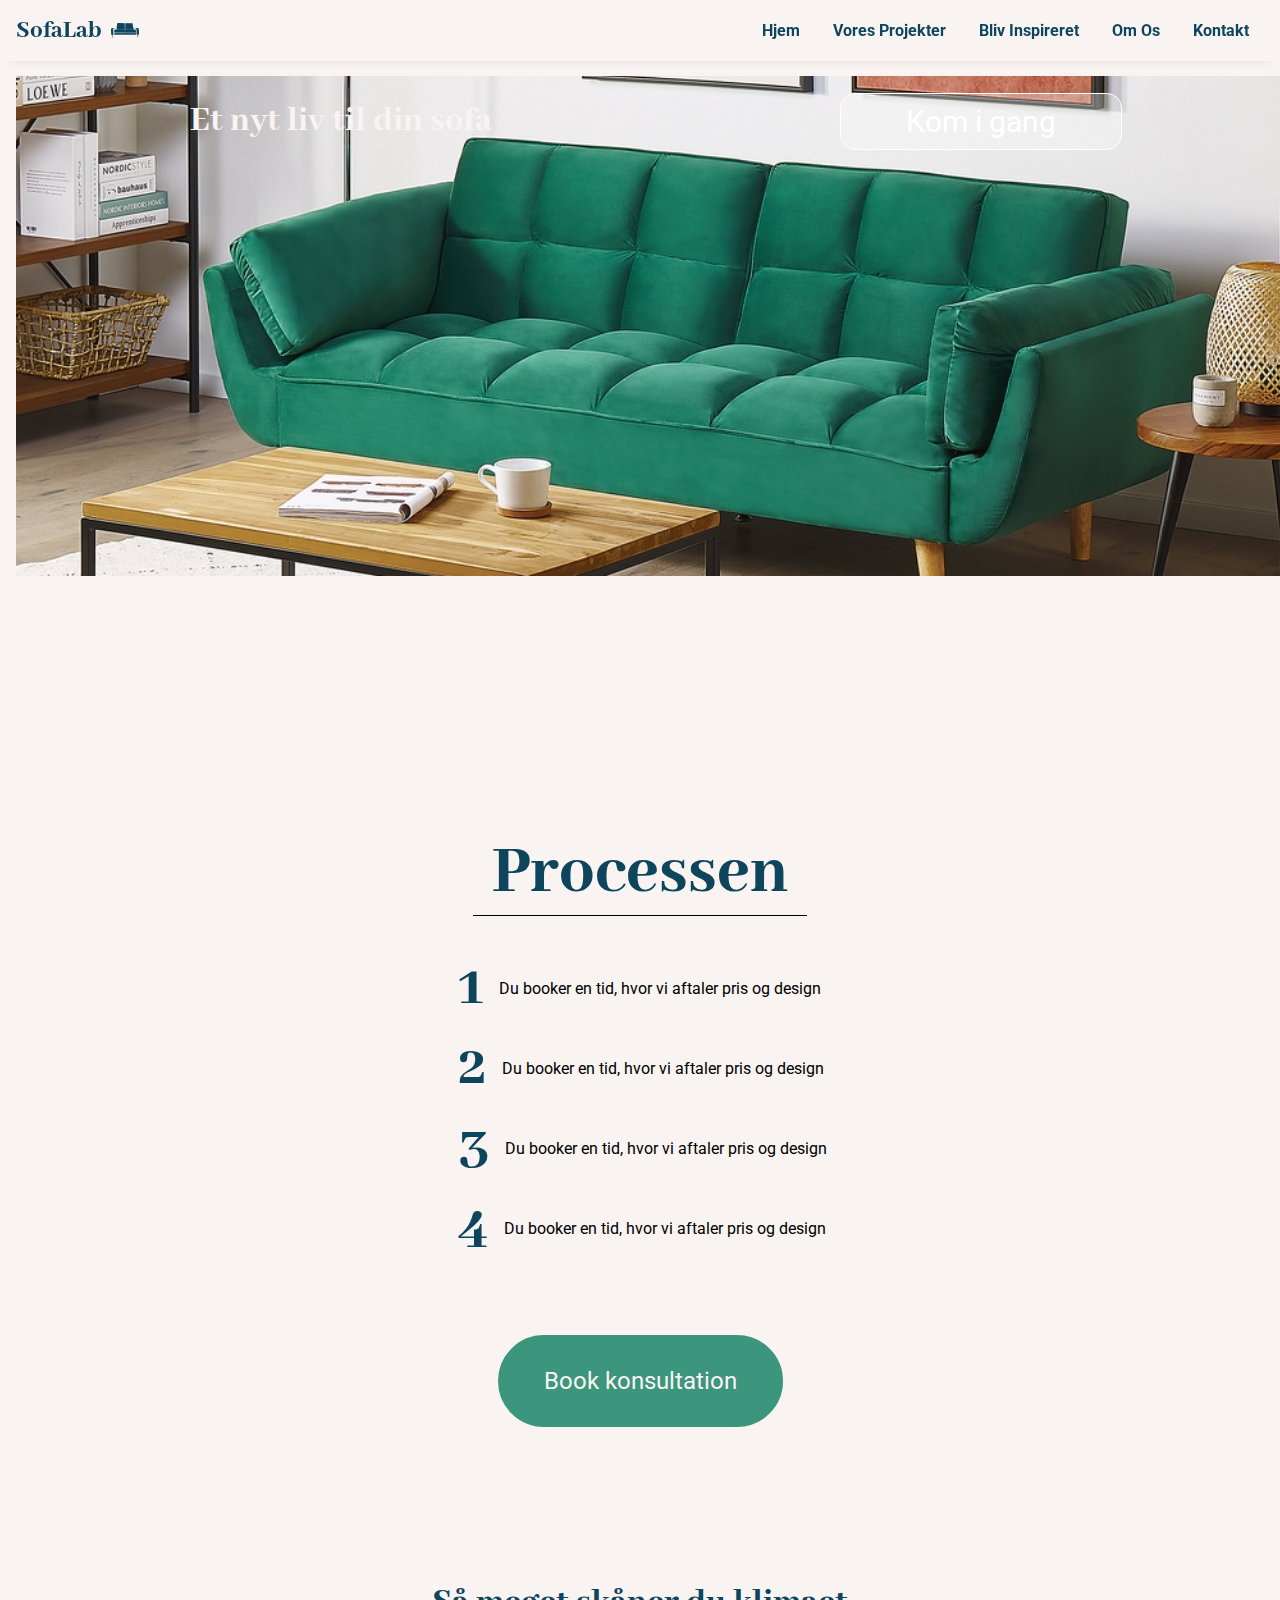
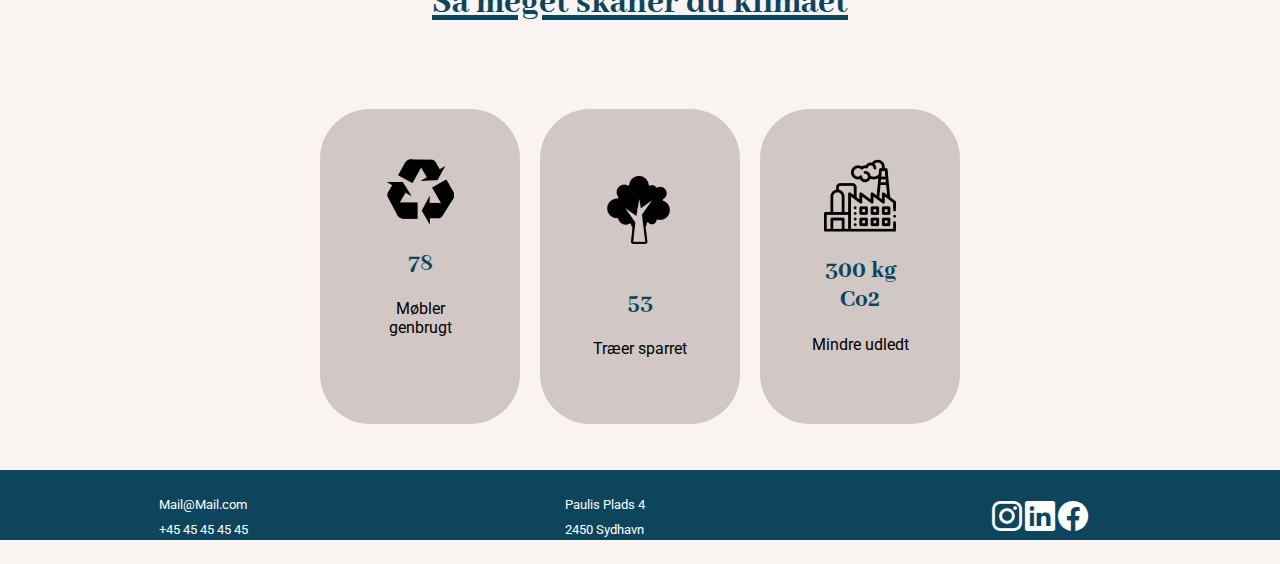
<file: index.html>
<!doctype html>
<html lang="en">
<head>
    <meta charset="UTF-8">
    <meta name="viewport"
          content="width=device-width, user-scalable=no, initial-scale=1.0, maximum-scale=1.0, minimum-scale=1.0">
    <meta http-equiv="X-UA-Compatible" content="ie=edge">
    <link rel="preconnect" href="https://fonts.gstatic.com" />
    <title>SofaLab</title>

    <link rel="preconnect" href="https://fonts.googleapis.com">
    <link rel="preconnect" href="https://fonts.gstatic.com" crossorigin>
    <link href="https://fonts.googleapis.com/css2?family=Roboto&display=swap" rel="stylesheet">
    <link rel="stylesheet" href="https://cdn.jsdelivr.net/npm/bootstrap-icons@1.11.1/font/bootstrap-icons.css">
    <link href="styles.css" rel="stylesheet">
</head>

<body>
<header>
    <div class="container">
        <a href="index.html" class="logoLink">SofaLab</a>
        <img class="sofalogoimg"src="images/sofalogo.png" alt="sofalogo">
        <nav class="desktop-nav">
            <a class="nav-link" href="index.html">Hjem</a>
            <a class="nav-link" href="voresprojekter.html">Vores Projekter</a>
            <a class="nav-link" href="bliveinspireret.html">Bliv Inspireret</a>
            <a class="nav-link" href="omos.html">Om Os</a>
            <a class="nav-link" href="kontakt.html">Kontakt</a>
        </nav>
        <button class="hamburger">
            <div class="bar"></div>
        </button>
    </div>
</header>
<nav class="mobile-nav">
    <a href="index.html">Hjem</a>
    <a href="voresprojekter.html">Vores Projekter</a>
    <a href="bliveinspireret.html">Bliv Inspireret</a>
    <a href="omos.html">Om Os</a>
    <a href="kontakt.html">Kontakt</a>
</nav>

<main> <!--Herunder legger du til elementer-->
    <section class="hero-section">
        <div class="hero-image">
            <img src="images/greensofa.png" alt="sofa">
        </div>
        <div class="hero">
            <h1 class="hero-text">Et nyt liv til din sofa</h1>
            <a class="button" href="#">Kom i gang</a>
        </div>
    </section>

<!--    <section>
        <div>
            <h2 class="suneprocessen">Processen</h2>
        </div>
    </section>-->


    <section class="row">
        <!--<article class="columnbox">
            <div class="taltext"><h2>1</h2></div>
            <div class="taltext"><h2>2</h2></div>
            <div class="taltext"><h2>3</h2></div>
            <div class="taltext"><h2>4</h2></div>

        </article>

        <article class="columnbox">
            <div class="taltext"> <p>Du booker en tid, hvor vi aftaler pris og design</p></div>
            <div class="taltext"> <p>Vi kommer ud til dig og tager din sofa med på vores værksted og laver magi</p></div>
            <div class="taltext"> <p>Vi afleverer din ompolstrede sofa igen og sætter den op i din stue</p></div>
            <div class="taltext"> <p>Du har en ny lækker sofa i dit hjem!</p></div>
        </article>-->

        <section class="process-top-container">
            <h2 class="suneprocessen">Processen</h2>
            <div class="process-container">
                <h2 class="number">1</h2>
                <p>Du booker en tid, hvor vi aftaler pris og design</p>
            </div>
            <div class="process-container">
                <h2 class="number">2</h2>
                <p>Du booker en tid, hvor vi aftaler pris og design</p>
            </div>
            <div class="process-container">
                <h2 class="number">3</h2>
                <p>Du booker en tid, hvor vi aftaler pris og design</p>
            </div>
            <div class="process-container">
                <h2 class="number">4</h2>
                <p>Du booker en tid, hvor vi aftaler pris og design</p>
            </div>

        </section>

    </section>


    <div class="knap2">
        <button class="sunebutton2">Book konsultation</button>
    </div>
    </section>

    <section>
        <h1 class="suneoverskrift2">Så meget skåner du klimaet</h1>
        <div class="suneklima">
            <div class="sunerow">
                <img src="images/cycle.png" alt="recycle">
                <h2>78</h2>
                <p>Møbler genbrugt</p>
            </div>
            <div class="sunerow">
                <img src="images/tree.png" alt="tree">
                <h2>53</h2>
                <p>Træer sparret</p>
            </div>
            <div class="sunerow">
                <img src="images/factory.png" alt="factory">
                <h2>300 kg Co2</h2>
                <p>Mindre udledt</p>
            </div>
        </div>
    </section>
</main><!--Ikke rediger under den her-->





<footer>
    <address class="footer-content">
        <div class="column">
            <a class="footertext">Mail@Mail.com</a>
            <a class="footertext">+45 45 45 45 45</a>
        </div>
        <div class="column">
            <a class="footertext">Paulis Plads 4</a>
            <a class="footertext">2450 Sydhavn</a>
        </div>
        <div class="row">
            <a href="https://instagram.com"><i class="icons bi bi-instagram"></i></a>
            <a href="https://linkedin.com"><i class="icons bi bi-linkedin"></i></a>
            <a href="https://facebook.com"><i class="icons bi bi-facebook"></i></a>
        </div>
    </address>
</footer>

<script src="main.js"></script>
</body>
</html>
</file>
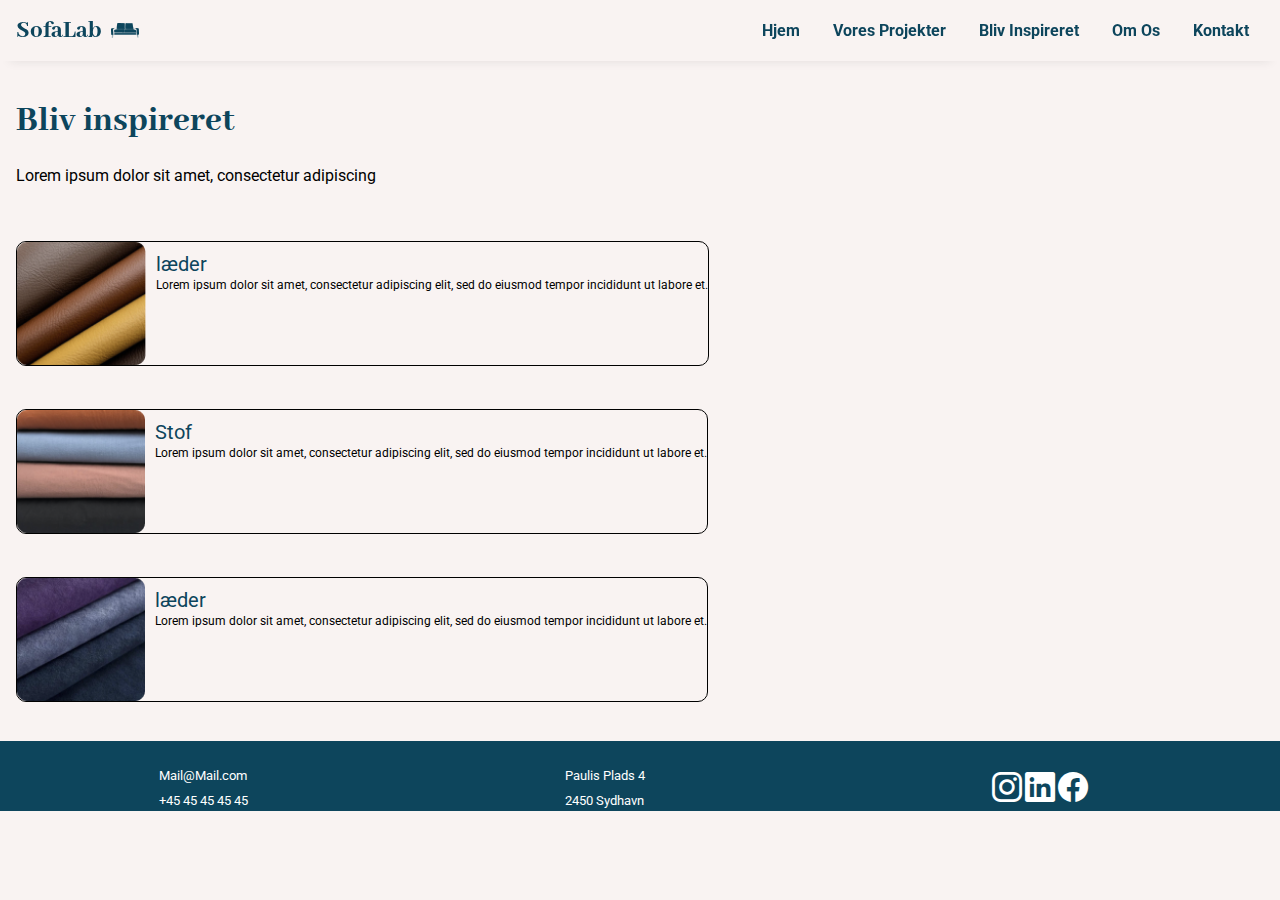
<file: bliveinspireret.html>
<!doctype html>
<html lang="en">
<head>
    <meta charset="UTF-8">
    <meta name="viewport"
          content="width=device-width, user-scalable=no, initial-scale=1.0, maximum-scale=1.0, minimum-scale=1.0">
    <meta http-equiv="X-UA-Compatible" content="ie=edge">
    <link rel="preconnect" href="https://fonts.gstatic.com" />
    <title>SofaLab</title>

    <link rel="preconnect" href="https://fonts.googleapis.com">
    <link rel="preconnect" href="https://fonts.gstatic.com" crossorigin>
    <link href="https://fonts.googleapis.com/css2?family=Roboto&display=swap" rel="stylesheet">
    <link rel="stylesheet" href="https://cdn.jsdelivr.net/npm/bootstrap-icons@1.11.1/font/bootstrap-icons.css">
    <link href="styles.css" rel="stylesheet">
</head>

<body>
<header>
    <div class="container">
        <a href="index.html" class="logoLink">SofaLab</a>
        <img class="sofalogoimg"src="images/sofalogo.png" alt="sofalogo">
        <nav class="desktop-nav">
            <a class="nav-link" href="index.html">Hjem</a>
            <a class="nav-link" href="voresprojekter.html">Vores Projekter</a>
            <a class="nav-link" href="bliveinspireret.html">Bliv Inspireret</a>
            <a class="nav-link" href="omos.html">Om Os</a>
            <a class="nav-link" href="kontakt.html">Kontakt</a>
        </nav>
        <button class="hamburger">
            <div class="bar"></div>
        </button>
    </div>
</header>
<nav class="mobile-nav">
    <a href="index.html">Hjem</a>
    <a href="voresprojekter.html">Vores Projekter</a>
    <a href="bliveinspireret.html">Bliv Inspireret</a>
    <a href="omos.html">Om Os</a>
    <a href="kontakt.html">Kontakt</a>
</nav>



<main> <!--Herunder legger du til elementer-->
    <section>
        <h1 class="sofieh1">Bliv inspireret</h1>
        <p>Lorem ipsum dolor sit amet, consectetur adipiscing </p>
        <article class="sofiearticle">
            <img src="images/leader.png" alt="">
            <div class="sofietekstboks">

                <h2 class="sofieh2">læder</h2>
                <p class="sofiep">Lorem ipsum dolor sit amet,
                    consectetur adipiscing elit,
                    sed do eiusmod tempor incididunt ut labore et.</p>
            </div>
        </article>
        <article class="sofiearticle">
            <img src="images/stof.png" alt="">
            <div class="sofietekstboks">

                <h2 class="sofieh2">Stof</h2>
                <p class="sofiep">Lorem ipsum dolor sit amet,
                    consectetur adipiscing elit,
                    sed do eiusmod tempor incididunt ut labore et.</p>
            </div>
        </article>
        <article class="sofiearticle">
            <img src="images/stof2.png" alt="">
            <div class="sofietekstboks">

                <h2 class="sofieh2">læder</h2>
                <p class="sofiep">Lorem ipsum dolor sit amet,
                    consectetur adipiscing elit,
                    sed do eiusmod tempor incididunt ut labore et.</p>
            </div>
        </article>
    </section>
</main><!--Ikke rediger under den her-->






<footer>
    <address class="footer-content">
        <div class="column">
            <a class="footertext">Mail@Mail.com</a>
            <a class="footertext">+45 45 45 45 45</a>
        </div>
        <div class="column">
            <a class="footertext">Paulis Plads 4</a>
            <a class="footertext">2450 Sydhavn</a>
        </div>
        <div class="row">
            <a href="https://instagram.com"><i class="icons bi bi-instagram"></i></a>
            <a href="https://linkedin.com"><i class="icons bi bi-linkedin"></i></a>
            <a href="https://facebook.com"><i class="icons bi bi-facebook"></i></a>
        </div>
    </address>
</footer>

<script src="main.js"></script>
</body>
</html>
</file>
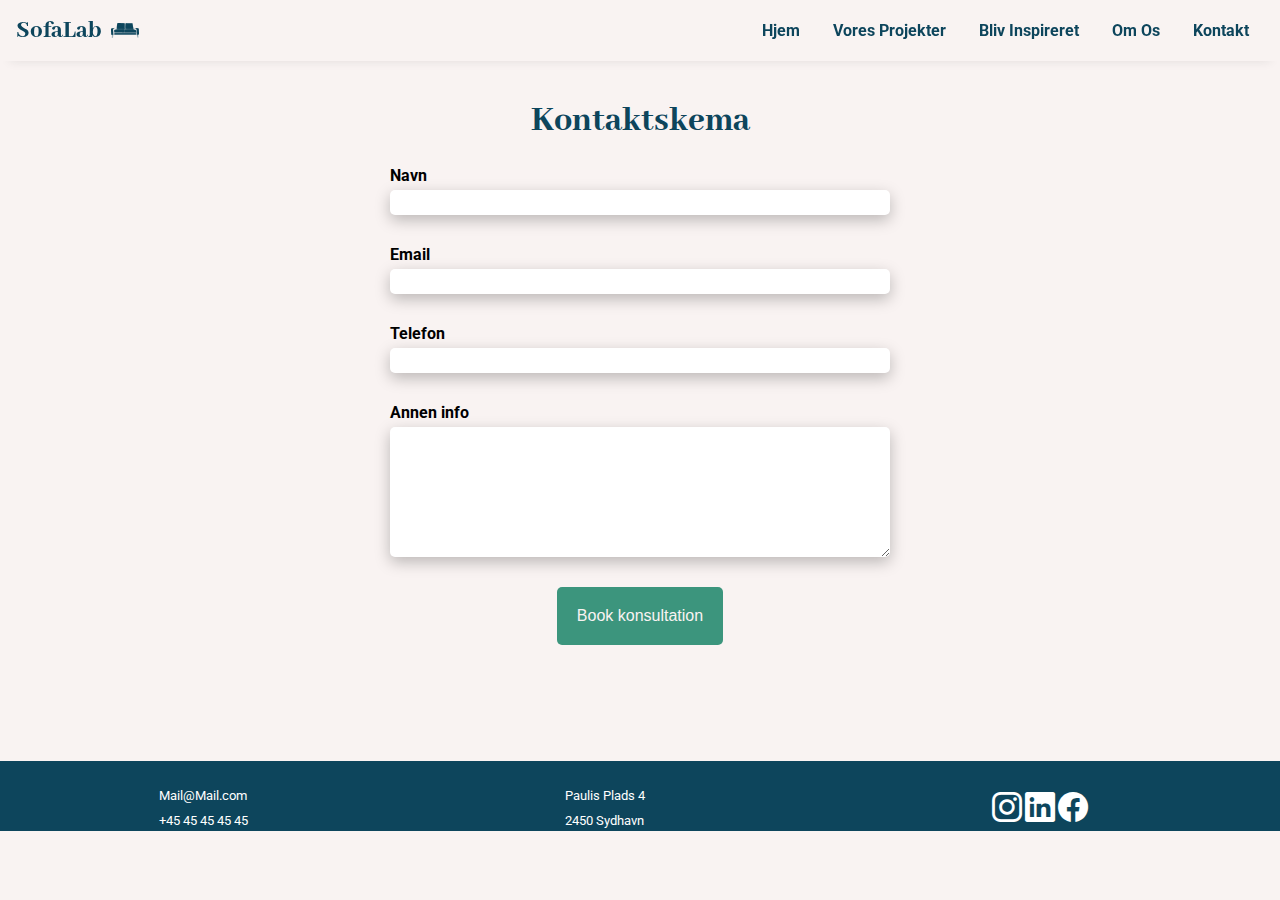
<file: kontakt.html>
<!doctype html>
<html lang="en">
<head>
    <meta charset="UTF-8">
    <meta name="viewport"
          content="width=device-width, user-scalable=no, initial-scale=1.0, maximum-scale=1.0, minimum-scale=1.0">
    <meta http-equiv="X-UA-Compatible" content="ie=edge">
    <link rel="preconnect" href="https://fonts.gstatic.com" />
    <title>SofaLab</title>

    <link rel="preconnect" href="https://fonts.googleapis.com">
    <link rel="preconnect" href="https://fonts.gstatic.com" crossorigin>
    <link href="https://fonts.googleapis.com/css2?family=Roboto&display=swap" rel="stylesheet">
    <link rel="stylesheet" href="https://cdn.jsdelivr.net/npm/bootstrap-icons@1.11.1/font/bootstrap-icons.css">
    <link href="styles.css" rel="stylesheet">
</head>

<body>
<header>
    <div class="container">
        <a href="index.html" class="logoLink">SofaLab</a>
        <img class="sofalogoimg"src="images/sofalogo.png" alt="sofalogo">
        <nav class="desktop-nav">
            <a class="nav-link" href="index.html">Hjem</a>
            <a class="nav-link" href="voresprojekter.html">Vores Projekter</a>
            <a class="nav-link" href="bliveinspireret.html">Bliv Inspireret</a>
            <a class="nav-link" href="omos.html">Om Os</a>
            <a class="nav-link" href="kontakt.html">Kontakt</a>
        </nav>
        <button class="hamburger">
            <div class="bar"></div>
        </button>
    </div>
</header>
<nav class="mobile-nav">
    <a href="index.html">Hjem</a>
    <a href="voresprojekter.html">Vores Projekter</a>
    <a href="bliveinspireret.html">Bliv Inspireret</a>
    <a href="omos.html">Om Os</a>
    <a href="kontakt.html">Kontakt</a>
</nav>



<main> <!--Herunder legger du til elementer-->
    <section class="oskar-kontaktskema">
        <h1>Kontaktskema</h1>
        <form class="oskar-contact-form">
                <div class="oskar-input-container">
                    <label for="navn" class="oskar-input-label">Navn</label>
                    <input id="navn" name="navn" type="text" class="oskar-input">
                </div>
                <div class="oskar-input-container">
                    <label for="email" class="oskar-input-label">Email</label>
                    <input id="email" name="email" type="email" class="oskar-input">
                </div>
                <div class="oskar-input-container">
                    <label for="tlf" class="oskar-input-label">Telefon</label>
                    <input id="tlf" name="tlf" type="tel" class="oskar-input">
                </div>
                <div class="oskar-input-container">
                    <label for="besked" class="oskar-input-label">Annen info</label>
                    <textarea id="besked" name="besked" class="oskar-input" rows="8"></textarea>
                </div>
            <input type="submit" value="Book konsultation" class="oskar-btn">
        </form>
    </section>
</main><!--Ikke rediger under den her-->





<footer>
    <address class="footer-content">
        <div class="column">
            <a class="footertext">Mail@Mail.com</a>
            <a class="footertext">+45 45 45 45 45</a>
        </div>
        <div class="column">
            <a class="footertext">Paulis Plads 4</a>
            <a class="footertext">2450 Sydhavn</a>
        </div>
        <div class="row">
            <a href="https://instagram.com"><i class="icons bi bi-instagram"></i></a>
            <a href="https://linkedin.com"><i class="icons bi bi-linkedin"></i></a>
            <a href="https://facebook.com"><i class="icons bi bi-facebook"></i></a>
        </div>
    </address>
</footer>

<script src="main.js"></script>
</body>
</html>
</file>
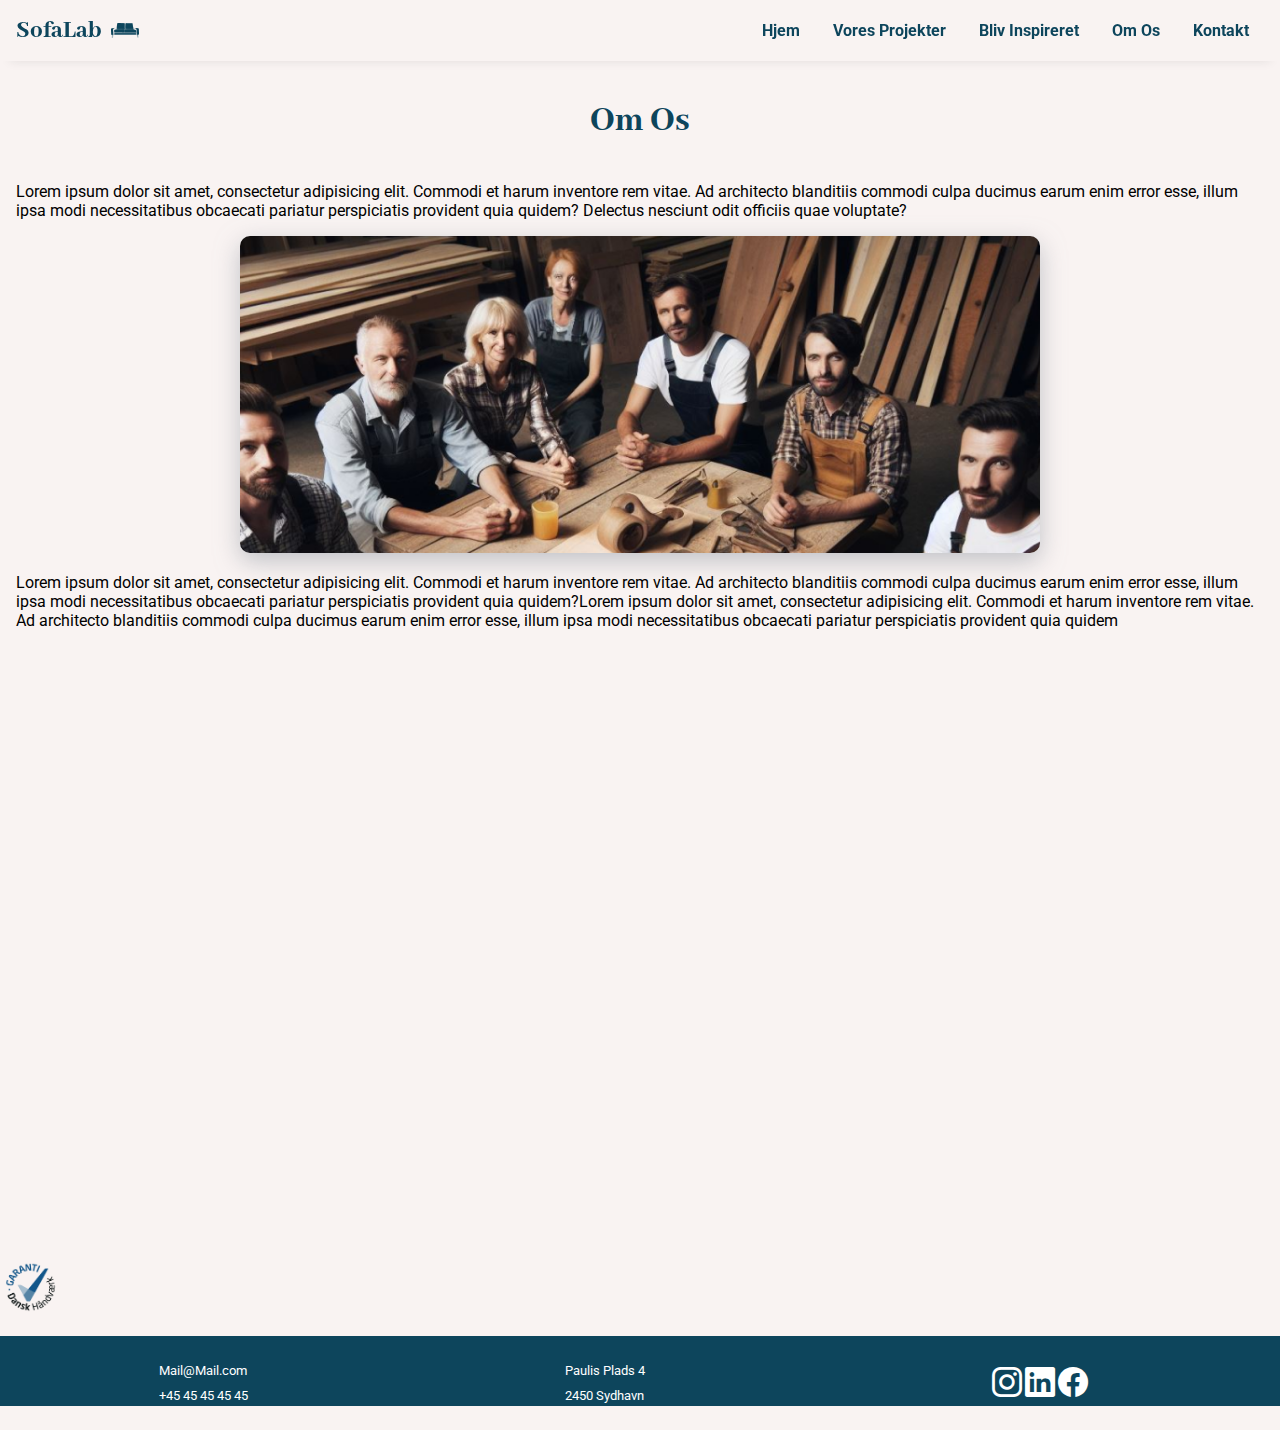
<file: omos.html>
<!doctype html>
<html lang="en">
<head>
    <meta charset="UTF-8">
    <meta name="viewport"
          content="width=device-width, user-scalable=no, initial-scale=1.0, maximum-scale=1.0, minimum-scale=1.0">
    <meta http-equiv="X-UA-Compatible" content="ie=edge">
    <link rel="preconnect" href="https://fonts.gstatic.com" />
    <title>Om Os</title>

    <link rel="preconnect" href="https://fonts.googleapis.com">
    <link rel="preconnect" href="https://fonts.gstatic.com" crossorigin>
    <link href="https://fonts.googleapis.com/css2?family=Roboto&display=swap" rel="stylesheet">
    <link rel="stylesheet" href="https://cdn.jsdelivr.net/npm/bootstrap-icons@1.11.1/font/bootstrap-icons.css">
    <link href="styles.css" rel="stylesheet">
</head>

<body>
<header>
    <div class="container">
        <a href="index.html" class="logoLink">SofaLab</a>
        <img class="sofalogoimg"src="images/sofalogo.png" alt="sofalogo">
        <nav class="desktop-nav">
            <a class="nav-link" href="index.html">Hjem</a>
            <a class="nav-link" href="voresprojekter.html">Vores Projekter</a>
            <a class="nav-link" href="bliveinspireret.html">Bliv Inspireret</a>
            <a class="nav-link" href="omos.html">Om Os</a>
            <a class="nav-link" href="kontakt.html">Kontakt</a>
        </nav>
        <button class="hamburger">
            <div class="bar"></div>
        </button>
    </div>
</header>
<nav class="mobile-nav">
    <a href="index.html">Hjem</a>
    <a href="voresprojekter.html">Vores Projekter</a>
    <a href="bliveinspireret.html">Bliv Inspireret</a>
    <a href="omos.html">Om Os</a>
    <a href="kontakt.html">Kontakt</a>
</nav>



<main> <!--Herunder legger du til elementer-->
    <section class="emilieSection">
        <h1>Om Os </h1>
        <p>Lorem ipsum dolor sit amet, consectetur adipisicing elit. Commodi et harum inventore rem vitae. Ad architecto blanditiis commodi culpa ducimus earum enim error esse, illum ipsa modi necessitatibus obcaecati pariatur perspiciatis provident quia quidem? Delectus nesciunt odit officiis quae voluptate?</p>
        <div class="emilieImgContainer">
            <img src="images/Fællesfoto.PNG"alt="fælles foto af arbejdsgiverne" class="emilieImg">
        </div>
        <p> Lorem ipsum dolor sit amet, consectetur adipisicing elit. Commodi et harum inventore rem vitae. Ad architecto blanditiis commodi culpa ducimus earum enim error esse, illum ipsa modi necessitatibus obcaecati pariatur perspiciatis provident quia quidem?Lorem ipsum dolor sit amet, consectetur adipisicing elit. Commodi et harum inventore rem vitae. Ad architecto blanditiis commodi culpa ducimus earum enim error esse, illum ipsa modi necessitatibus obcaecati pariatur perspiciatis provident quia quidem</p>
    </section>
    <img src="images/garanti.PNG"alt="garanti på dansk håndværk" class="emilieGaranti">
</main><!--Ikke rediger under den her-->



<footer>
    <address class="footer-content">
        <div class="column">
            <a class="footertext">Mail@Mail.com</a>
            <a class="footertext">+45 45 45 45 45</a>
        </div>
        <div class="column">
            <a class="footertext">Paulis Plads 4</a>
            <a class="footertext">2450 Sydhavn</a>
        </div>
        <div class="row">
            <a href="https://instagram.com"><i class="icons bi bi-instagram"></i></a>
            <a href="https://linkedin.com"><i class="icons bi bi-linkedin"></i></a>
            <a href="https://facebook.com"><i class="icons bi bi-facebook"></i></a>
        </div>
    </address>
</footer>

<script src="main.js"></script>
</body>
</html>
</file>
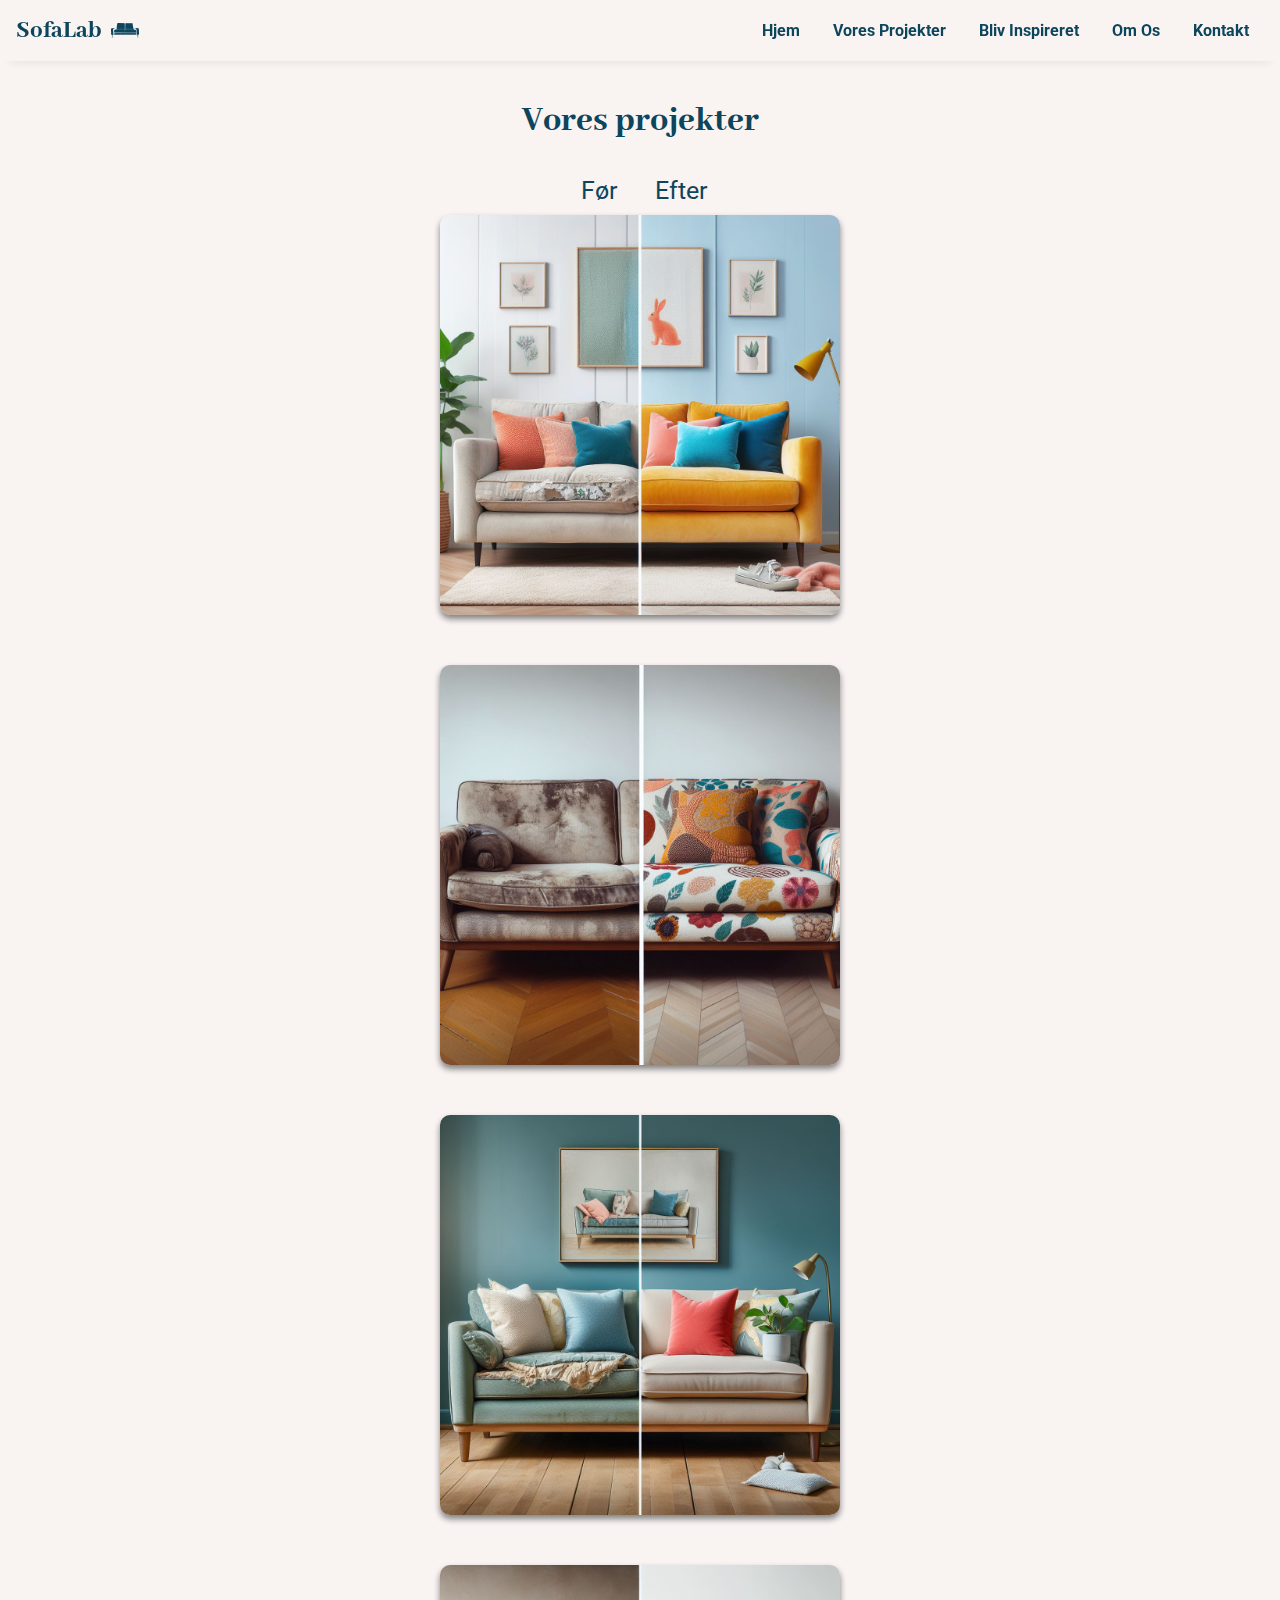
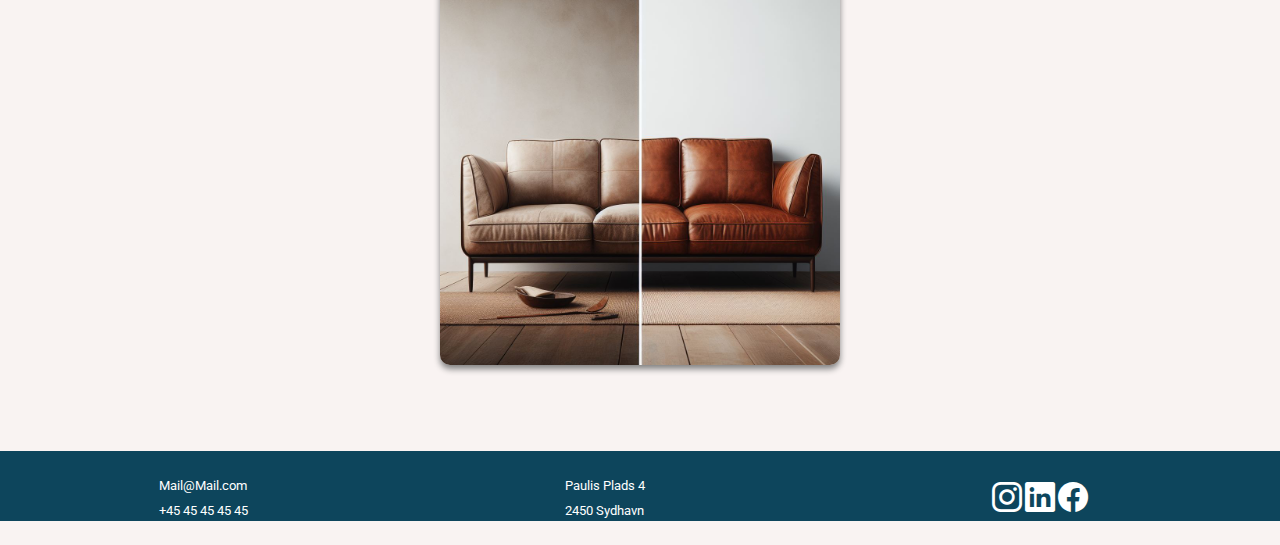
<file: voresprojekter.html>
<!DOCTYPE html>
<html lang="en">
<head>
    <meta charset="UTF-8">
    <meta name="viewport"
          content="width=device-width, user-scalable=no, initial-scale=1.0, maximum-scale=1.0, minimum-scale=1.0">
    <meta http-equiv="X-UA-Compatible" content="ie=edge">
    <link rel="preconnect" href="https://fonts.gstatic.com" />
    <title>SofaLab</title>

    <link rel="preconnect" href="https://fonts.googleapis.com">
    <link rel="preconnect" href="https://fonts.gstatic.com" crossorigin>
    <link href="https://fonts.googleapis.com/css2?family=Roboto&display=swap" rel="stylesheet">
    <link rel="stylesheet" href="https://cdn.jsdelivr.net/npm/bootstrap-icons@1.11.1/font/bootstrap-icons.css">
    <link href="styles.css" rel="stylesheet">
</head>

<body>
<header>
    <div class="container">
        <a href="index.html" class="logoLink">SofaLab</a>
        <img class="sofalogoimg" src="images/sofalogo.png" alt="sofalogo">
        <nav class="desktop-nav">
            <a class="nav-link" href="index.html">Hjem</a>
            <a class="nav-link" href="voresprojekter.html">Vores Projekter</a>
            <a class="nav-link" href="bliveinspireret.html">Bliv Inspireret</a>
            <a class="nav-link" href="omos.html">Om Os</a>
            <a class="nav-link" href="kontakt.html">Kontakt</a>
        </nav>
        <button class="hamburger">
            <div class="bar"></div>
        </button>
    </div>
</header>
<nav class="mobile-nav">
    <a href="index.html">Hjem</a>
    <a href="voresprojekter.html">Vores Projekter</a>
    <a href="bliveinspireret.html">Bliv Inspireret</a>
    <a href="omos.html">Om Os</a>
    <a href="kontakt.html">Kontakt</a>
</nav>



<main> <!--Herunder legger du til elementer-->
    <section class="madsSectionContainer">
        <h1>Vores projekter</h1>

        <div class="rum">
            <div class="tekst1">Før</div>
            <div class="tekst2">Efter</div>
        </div>
        <div class="madsImageContainer">
            <img class="foto1" src="images/sofa1.jpg" alt="før og efter billede af en sofa">
        </div>

        <div class="madsImageContainer">
            <img class="foto2" src="images/sofa2.jpg" alt="før og efter billede af en sofa">
        </div>

        <div class="madsImageContainer">
            <img class="foto3" src="images/sofa3.jpg" alt="før og efter billede af en sofa">
        </div>
        <div class="madsImageContainer">
            <img class="foto4" src="images/sofa4.jpg" alt="før og efter billede af en sofa">
        </div>



    </section>
</main><!--Ikke rediger under den her-->





<footer>
    <address class="footer-content">
        <div class="column">
            <a class="footertext">Mail@Mail.com</a>
            <a class="footertext">+45 45 45 45 45</a>
        </div>
        <div class="column">
            <a class="footertext">Paulis Plads 4</a>
            <a class="footertext">2450 Sydhavn</a>
        </div>
        <div class="row">
            <a href="https://instagram.com"><i class="icons bi bi-instagram"></i></a>
            <a href="https://linkedin.com"><i class="icons bi bi-linkedin"></i></a>
            <a href="https://facebook.com"><i class="icons bi bi-facebook"></i></a>
        </div>
    </address>
</footer>

<script src="main.js"></script>
</body>
</html>
</file>
<file: styles.css>
@import url('https://fonts.googleapis.com/css2?family=Roboto&display=swap');

@font-face {
    font-family: "Abhaya Libre";
    src: url("AbhayaLibre-ExtraBold.ttf");
}

:root {
    --navyBlue: #0D455C;
    --sofaGreen: #3C957D;
    --creamWhite: #F9F3F2;
}

h1, h2, h3{
    font-family: "Abhaya Libre";
    color: var(--navyBlue)
}

.logoLink {
    font-family: "Abhaya Libre";
    color: var(--navyBlue);
    text-decoration: none;
    font-weight: bold;
    margin: 16px 3px 16px 16px;
    font-size: 25px;
}

h1 {
    font-size: 36px;
}

h2 {
    font-size: 25px;
}

h3 {
    font-size: 16px;
}

p {
    font-family: 'Roboto', sans-serif;
    font-size: 16px;
}

body {
    background-color: #F9F3F2;
    margin: 0;
}

.logo {
    font-size: 26px;
    color: var(--navyBlue);
    margin-left: 16px;
}

.container{
    position: fixed;
    top: 0;
    z-index: 99;
    display: flex;
    align-items: center;
    width: 100%;
    background-color: #F9F3F2;
    box-shadow: rgba(33, 35, 38, 0.1) 0px 10px 10px -10px;
}

.desktop-nav {
    margin-left: auto;
    margin-right: 16px;
    font-family: "Abhaya Libre";
}

.desktop-nav a{
    text-decoration: none;
    margin: 0px 15px 0px 15px;
    font-family: Roboto;
    color: var(--navyBlue);
    font-weight: bold;
}

.desktop-nav a:hover{
    text-decoration: underline;
}

.hamburger {
    position: relative;
    display: block;
    width: 35px;
    cursor: pointer;
    appearance: none;
    background: none;
    outline: none;
    border: none;
    margin-left: auto;
}

.hamburger .bar, .hamburger:after, .hamburger:before {
    content: '';
    display: block;
    width: 100%;
    height: 5px;
    background-color: var(--navyBlue);
    margin: 6px 0px;
    transition: 0.4s;
    border-radius: 2px 2px 2px 2px;
}

.hamburger.is-active:before {
    transform: rotate(-45deg) translate(-8px, 6px);
}

.hamburger.is-active .bar {
    opacity: 0;
}

.hamburger.is-active:after {
    transform: rotate(45deg) translate(-9px, -8px);
}

.mobile-nav {
    position: fixed;
    top: 0;
    left: 100%;
    width: 100%;
    min-height: 100vh;
    display: block;
    z-index: 98;
    background-color: var(--sofaGreen);
    padding-top: 120px;
    transition: 0.4s;
    font-family: 'Roboto', sans-serif; 
}

.mobile-nav.is-active {
    left: 0;
}

.mobile-nav a {
    display: block;
    width: 100%;
    max-width: 200px;
    margin: 0 auto 16px;
    text-align: center;
    padding: 12px 16px;
    background-color: var(--creamWhite);
    border-radius: 10px;
    color: var(--navyBlue);
    text-decoration: none;
    font-weight: bold;
    box-shadow: rgba(149, 157, 165, 0.57) 0px 8px 24px;
    
}

.mobile-nav a:hover{
    background-color: lightskyblue;
}

@media (max-width: 768px){
    .desktop-nav {
        display: none;
    }
}

@media (min-width: 768px){
    .mobile-nav {
        display: none;
    }

    .hamburger {
        display: none;
    }
}

footer {
    margin-top: 20px;
    background-color: var(--navyBlue);
    width: 100%;
    height: 70px;
    margin-bottom: 0px;

}

.footer-content {
    display: flex;
    justify-content: space-around;
}

.column {
    display: flex;
    flex-direction: column;
    justify-content: center;
    margin-top: 10px;
}

.footertext{
    color: white;
    font-family: 'Roboto', sans-serif;
    font-style: normal;
    font-size: small;
    margin-bottom: 10px;
}

.row {
    display: flex;
    align-items: center;
}

.icons {
    font-size: 30px;
    color: white;
    margin-top: 3px;
    margin-right: 3px;
}
.sofalogoimg{
    margin-left: 6px;
    width: 28px;
}

/* Din egen personlige styling herunder*/

section {
    padding: 16px;
    margin-top: 60px;
}

/* Under her */
.oskar-kontaktskema {
    display: flex;
    flex-direction: column;
    align-items: center;
    margin-bottom: 100px;
}

.oskar-contact-form {
    display: flex;
    flex-direction: column;
    align-items: center;
}

.oskar-input-container {
    display: flex;
    flex-direction: column;
    min-width: 300px;
    margin-bottom: 20px;
}

.oskar-input {
    border: none;
    box-shadow: rgba(0, 0, 0, 0.25) 0px 5px 15px;
    border-radius: 5px;
    padding: 5px;
    margin-bottom: 10px;
}

.oskar-input-label {
    font-family: 'Roboto';
    font-weight: bold;
    margin-bottom: 5px;
}

.oskar-btn {
    /*text-align: center;*/
    max-width: 300px;
    background-color: var(--sofaGreen);
    color: var(--creamWhite);
    padding: 20px;
    border: none;
    font-size: 16px;
    border-radius: 5px;
}

.oskar-btn:hover{
    background-color: #0D855C;
}

@media (min-width: 650px){
    .oskar-input-container {
        min-width: 500px;
    }
}

/*Mads sin styling*/
.madsSectionContainer {
    display: flex;
    flex-direction: column;
    align-items: center;
}

.madsImageContainer {
    max-width: 400px;
}
.foto1, .foto2, .foto3, .foto4{
    border-radius: 10px;
    max-width: 100%;
    height: auto;
    margin: 0 auto;
    box-shadow: 0 4px 6px grey;
    margin-bottom: 50px;
    display: flex;
    justify-content: center;
    align-items: center;
}

.rum {
    display: grid;
    grid-template-columns: 1fr 1fr; /* Del skærmbredden i to kolonner */
    gap: 10px; /* Tilføj mellemrum mellem elementerne */

}

.tekst1, .tekst2 {
    padding: 10px; /* Tilføj plads omkring elementerne */
    font-size: 25px;
    font-family: "roboto", sans-serif;
    color: var(--navyBlue);
    align-self: center; /*chat gpt prompt: hvordan placerer jeg elementer i midten af et grid*/
    justify-self: center;

}

/*Emilie sin styling*/
.emilieSection {
    margin-bottom: 600px;
    display: flex;
    flex-direction: column;
    align-items: center;
}

.emilieImgContainer {
    max-width: 800px;
}

.emilieImg {
    width: 100%;
    border-radius: 10px;
    box-shadow: rgba(149, 157, 165, 0.57) 0px 8px 24px;
}

.emilieGaranti {
    width: 60px;
    height: 50px;
}

/*Sofie sin styling*/
.sofiearticle{
    border: 1px solid black;
    border-radius: 10px;
    display: inline-flex;
    flex-direction: row;
    justify-content: space-between;
    height: 123px;
    margin-top: 40px;
    min-width: 335px;



}

.sofietekstboks{
    display: inline-block;
    flex-direction: column;
    margin: 0px 0px 0px 10px;
    padding: 0px;
    text-align: left;

}
.sofieh2{
    margin-top: 10px;
    margin-bottom: 2px;
    padding-bottom: 0px;
    padding: 0;
    font-family: Roboto;
    font-weight: normal;
    font-size: 20px;
}
.sofiep{
    margin: 0;
    padding: 0;
    font-size: 12px;

}

/*Sune sin styling*/
.button {
    text-decoration: none;
    color:white;
    font-size: 30px;
    width: 200px;
    background-color: rgba(255,255,255,0.3);
    padding: 10px;
    border: 1px solid white;
    border-radius: 15px;
    font-family: Roboto;
    text-align: center;
    padding-left: 40px;
    padding-right: 40px;
}

.suneprocessen{
    color: #32403E;
    font-family: 'Roboto', sans-serif;
    text-align: center;
    margin-bottom: 32px;
    border-bottom: var(--navyBlue) 10px soild;
    border-bottom: 1px solid black;
    font-weight:  normal;
    margin-right: 20px;
    margin-left: 20px;
}

.knap2{

    .sunebutton2{
        display: flex;
        justify-content: center;
        color: var(--creamWhite);
        font-size: 30px;
        background-color: #3C957D;
        border: 5px solid;
        border-radius: 70px;
        padding: 32px 46px;
        text-decoration: none;
        text-align: center;
        margin: auto;
        font-family: 'Roboto', sans-serif;
        font-size: x-large;
        color: var(--creamWhite);
        box-shadow: 0 4px;
    }
}
/*HER ligger der to artikler med 4 divbokse i*/
.row{
    display: flex;
    flex-direction: row;
    margin: 30px;
    justify-content: space-evenly;


}
.columnbox{
    display: flex;
    flex-direction: column;
    height: 200px;

    justify-content: space-between;
}
.taltext{
    padding: 0px;

}

.suneoverskrift2{
    display: flex;
    justify-content: center;
    padding: 50px;
    text-decoration: underline 5px;
}

.suneklima{
    display: flex;
    align-content: center;
    justify-content: center;
    flex-wrap: wrap;
}

.suneklima div{
    background-color: #D1C7C5;
    align-items: center;
    margin: 10px;
    width: 100px;
    text-align: center;
    border-radius: 50px;
    padding: 50px;
}

.sunerow{
    font-family: 'Roboto', sans-serif;
}

.hero-section {
    margin-bottom: 500px;
}

.hero {
    max-height: 200px;
    width: 100vw;
    display: flex;
    align-items: center;
    justify-content: space-around;
}

.text-container {
    display: flex;
}

.text-container a {
    max-width: 200px;
}

.hero-image {
    max-height: 500px;
    position: absolute;
    z-index: -1;
    width: 100%;
    overflow: hidden;
}

.hero-image img {
    width: 100%;
    bottom: 300px;
    position: relative;
}

@media (max-width: 768px){

    .hero-image img {
        bottom: 0px;
    }

    .hero {
        flex-direction: column;
    }

    .hero-section {
        margin-bottom: 200px;
    }

}

.hero-text{
    text-align: center;
    font-family: "Abhaya Libre";
    color: #F9F3F2;
}

.suneprocessen{
    color: #0D455C;
    font-family: "Abhaya Libre";
    font-size: 70px;
}

/*Fix*/

.process-container {
    display: flex;
    align-items: center;
}

.number {
    font-size: 60px;
    margin: 5px 15px 5px 5px;
}
</file>
